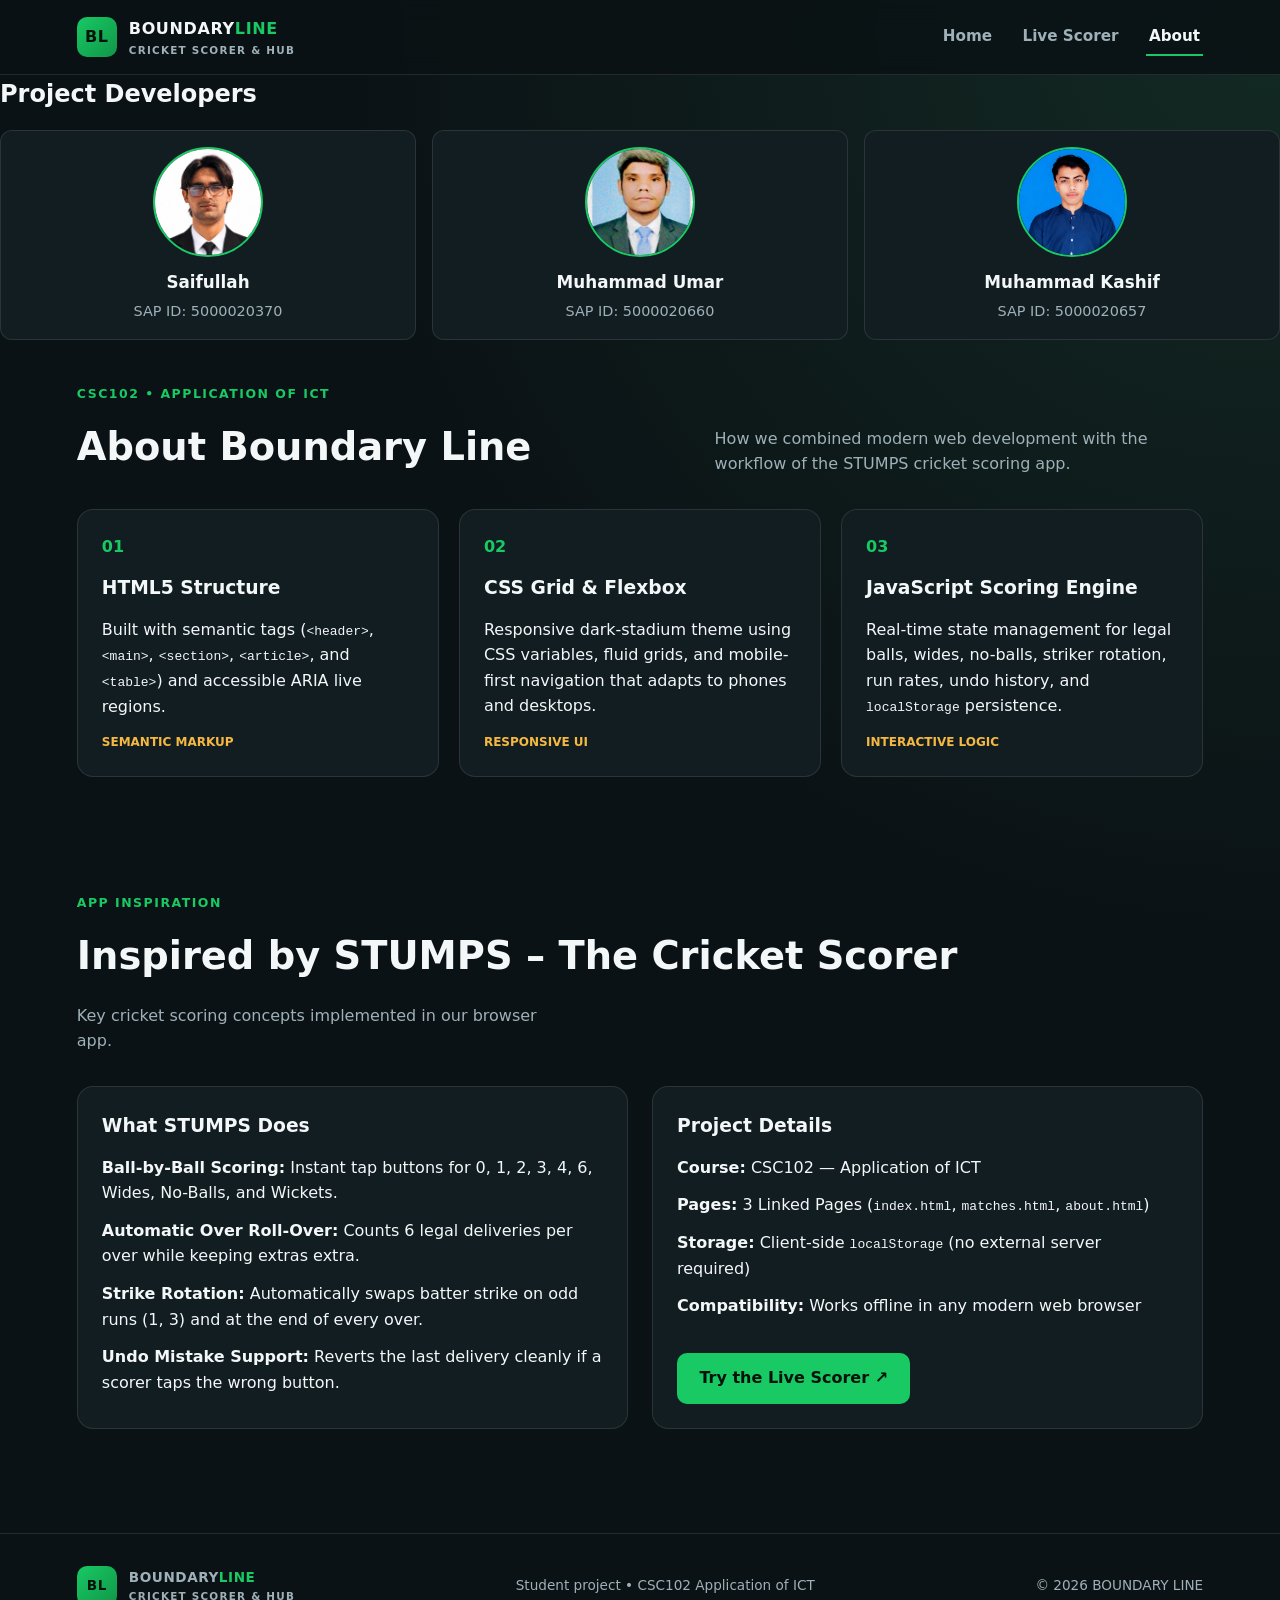
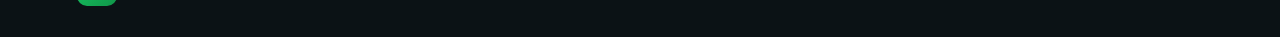
<file: about.html>
<!DOCTYPE html>
<html lang="en">
<head>
  <meta charset="UTF-8">
  <meta name="viewport" content="width=device-width, initial-scale=1.0">
  <meta name="description" content="About Boundary Line — CSC102 student cricket project inspired by STUMPS.">
  <title>About Project | Boundary Line</title>
  <link rel="stylesheet" href="style.css">
  <script src="script.js" defer></script>
</head>
<body>
<header class="topbar">
  <a class="brand" href="index.html">
    <span class="brand-icon">BL</span>
    <span>BOUNDARY<span class="brand-accent">LINE</span><small>CRICKET SCORER & HUB</small></span>
  </a>
  <button class="menu-toggle" id="menuToggle" aria-label="Open navigation" aria-expanded="false">☰</button>
  <nav id="mainNav">
    <a href="index.html">Home</a>
    <a href="matches.html">Live Scorer</a>
    <a class="active" href="about.html">About</a>
  </nav>
</header>

<main>
    <section class="card">
  <h2>Project Developers</h2>
  <div class="developers-grid">
    <div class="dev-card">
      <img src="Saifullah.jpeg" alt="Saifullah" class="dev-photo">
      <h3>Saifullah</h3>
      <p class="dev-sap">SAP ID: 5000020370</p>
    </div>

    <div class="dev-card">
      <img src="Muhammad Umar.jpeg" alt="Muhammad Umar" class="dev-photo">
      <h3>Muhammad Umar</h3>
      <p class="dev-sap">SAP ID: 5000020660</p>
    </div>

    <div class="dev-card">
      <img src="Muhammad Kashif.png" alt="Muhammad Kashif" class="dev-photo">
      <h3>Muhammad Kashif</h3>
      <p class="dev-sap">SAP ID: 5000020657</p>
    </div>
  </div>
</section>
  <section class="section page-top">
    <div class="section-head">
      <div>
        <p class="kicker">CSC102 • APPLICATION OF ICT</p>
        <h1>About Boundary Line</h1>
      </div>
      <p class="section-intro">How we combined modern web development with the workflow of the STUMPS cricket scoring app.</p>
    </div>

    <div class="format-grid">
      <article class="format-card">
        <span class="format-number">01</span>
        <h3>HTML5 Structure</h3>
        <p>Built with semantic tags (<code>&lt;header&gt;</code>, <code>&lt;main&gt;</code>, <code>&lt;section&gt;</code>, <code>&lt;article&gt;</code>, and <code>&lt;table&gt;</code>) and accessible ARIA live regions.</p>
        <span class="format-label">SEMANTIC MARKUP</span>
      </article>
      <article class="format-card">
        <span class="format-number">02</span>
        <h3>CSS Grid & Flexbox</h3>
        <p>Responsive dark-stadium theme using CSS variables, fluid grids, and mobile-first navigation that adapts to phones and desktops.</p>
        <span class="format-label">RESPONSIVE UI</span>
      </article>
      <article class="format-card">
        <span class="format-number">03</span>
        <h3>JavaScript Scoring Engine</h3>
        <p>Real-time state management for legal balls, wides, no-balls, striker rotation, run rates, undo history, and <code>localStorage</code> persistence.</p>
        <span class="format-label">INTERACTIVE LOGIC</span>
      </article>
    </div>
  </section>

  <section class="section">
    <div class="section-head">
      <div>
        <p class="kicker">APP INSPIRATION</p>
        <h2>Inspired by STUMPS – The Cricket Scorer</h2>
      </div>
      <p class="section-intro">Key cricket scoring concepts implemented in our browser app.</p>
    </div>

    <div class="about-split">
      <div class="about-card">
        <h3>What STUMPS Does</h3>
        <ul class="check-list">
          <li><strong>Ball-by-Ball Scoring:</strong> Instant tap buttons for 0, 1, 2, 3, 4, 6, Wides, No-Balls, and Wickets.</li>
          <li><strong>Automatic Over Roll-Over:</strong> Counts 6 legal deliveries per over while keeping extras extra.</li>
          <li><strong>Strike Rotation:</strong> Automatically swaps batter strike on odd runs (1, 3) and at the end of every over.</li>
          <li><strong>Undo Mistake Support:</strong> Reverts the last delivery cleanly if a scorer taps the wrong button.</li>
        </ul>
      </div>

      <div class="about-card">
        <h3>Project Details</h3>
        <ul class="check-list">
          <li><strong>Course:</strong> CSC102 — Application of ICT</li>
          <li><strong>Pages:</strong> 3 Linked Pages (<code>index.html</code>, <code>matches.html</code>, <code>about.html</code>)</li>
          <li><strong>Storage:</strong> Client-side <code>localStorage</code> (no external server required)</li>
          <li><strong>Compatibility:</strong> Works offline in any modern web browser</li>
        </ul>
        <div style="margin-top: 1.25rem;">
          <a class="btn btn-primary" href="matches.html">Try the Live Scorer ↗</a>
        </div>
      </div>
    </div>
  </section>
</main>

<footer>
  <a class="brand footer-brand" href="index.html">
    <span class="brand-icon">BL</span>
    <span>BOUNDARY<span class="brand-accent">LINE</span><small>CRICKET SCORER & HUB</small></span>
  </a>
  <p>Student project • CSC102 Application of ICT</p>
  <span>© 2026 BOUNDARY LINE</span>
</footer>
</body>
</html>
</file>
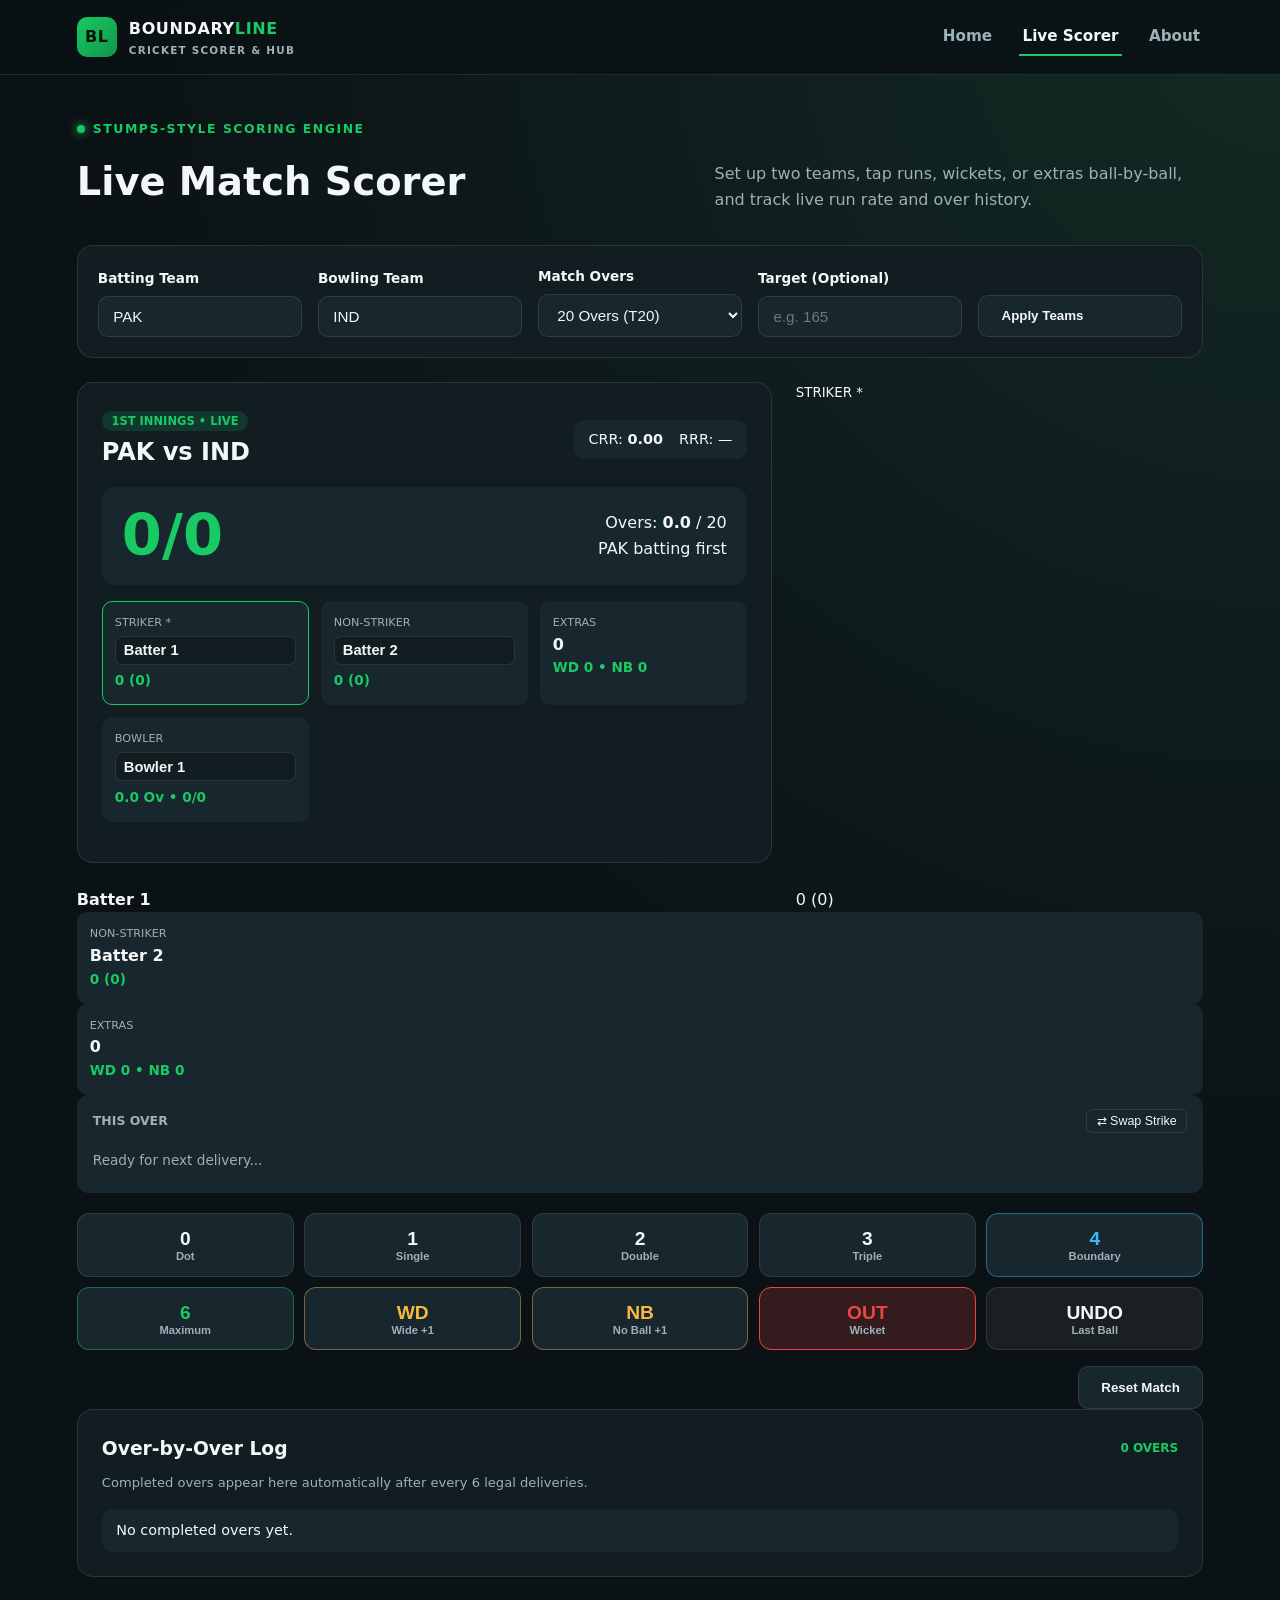
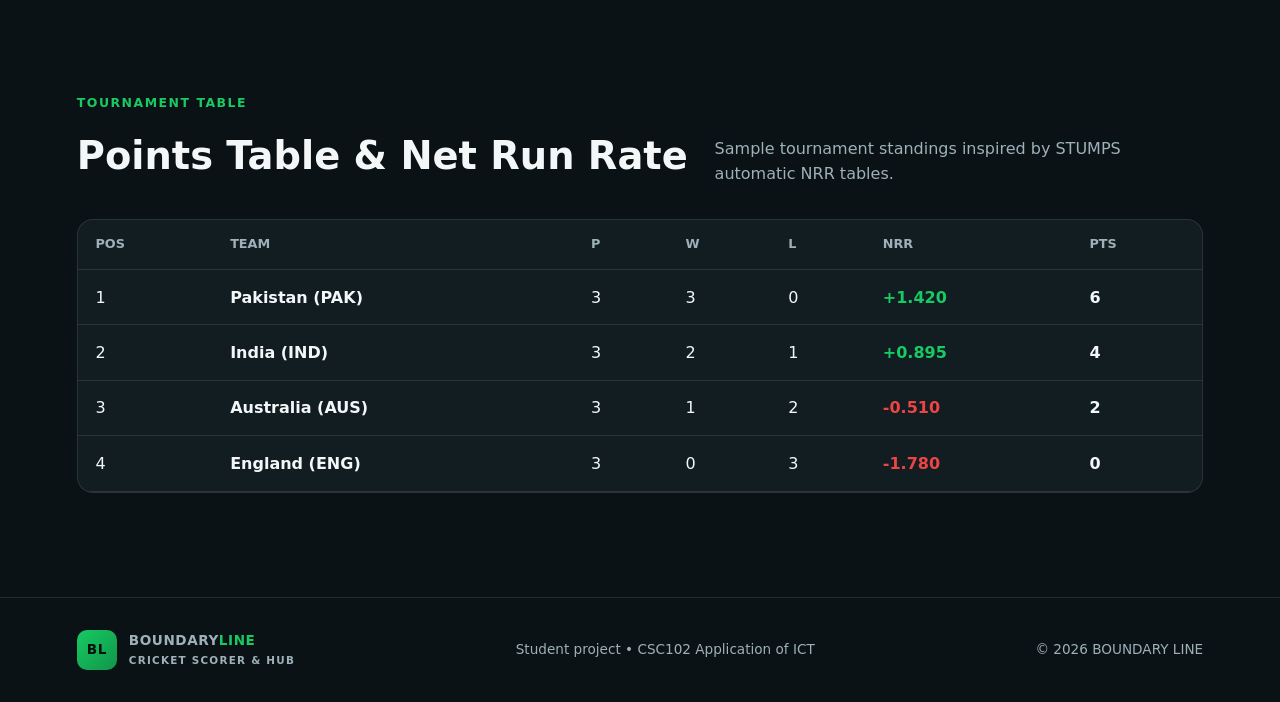
<file: matches.html>
<!DOCTYPE html>
<html lang="en">
<head>
  <meta charset="UTF-8">
  <meta name="viewport" content="width=device-width, initial-scale=1.0">
  <meta name="description" content="Boundary Line Live Scorer — STUMPS-style cricket scorecard simulator.">
  <title>Live Scorer & Matches | Boundary Line</title>
  <link rel="stylesheet" href="style.css">
  <script src="script.js" defer></script>
</head>
<body>
<header class="topbar">
  <a class="brand" href="index.html">
    <span class="brand-icon">BL</span>
    <span>BOUNDARY<span class="brand-accent">LINE</span><small>CRICKET SCORER & HUB</small></span>
  </a>
  <button class="menu-toggle" id="menuToggle" aria-label="Open navigation" aria-expanded="false">☰</button>
  <nav id="mainNav">
    <a href="index.html">Home</a>
    <a class="active" href="matches.html">Live Scorer</a>
    <a href="about.html">About</a>
  </nav>
</header>

<main>
  <section class="section page-top">
    <div class="section-head">
      <div>
        <p class="kicker"><span class="live-dot"></span> STUMPS-STYLE SCORING ENGINE</p>
        <h1>Live Match Scorer</h1>
      </div>
      <p class="section-intro">Set up two teams, tap runs, wickets, or extras ball-by-ball, and track live run rate and over history.</p>
    </div>

    <!-- Match Setup Bar -->
    <div class="setup-bar">
      <div class="setup-group">
        <label for="battingTeamInput">Batting Team</label>
        <input type="text" id="battingTeamInput" value="PAK" maxlength="12">
      </div>
      <div class="setup-group">
        <label for="bowlingTeamInput">Bowling Team</label>
        <input type="text" id="bowlingTeamInput" value="IND" maxlength="12">
      </div>
      <div class="setup-group">
        <label for="oversLimitInput">Match Overs</label>
        <select id="oversLimitInput">
          <option value="5">5 Overs (Tape-Ball)</option>
          <option value="10">10 Overs (T10)</option>
          <option value="20" selected>20 Overs (T20)</option>
          <option value="50">50 Overs (ODI)</option>
        </select>
      </div>
      <div class="setup-group">
        <label for="targetInput">Target (Optional)</label>
        <input type="number" id="targetInput" placeholder="e.g. 165" min="1" max="999">
      </div>
      <button class="btn btn-secondary" id="applySetupBtn" type="button">Apply Teams</button>
    </div>

    <!-- Main STUMPS Scorecard -->
    <div class="scorer-grid">
      <div class="scorecard-main">
        <div class="scorecard-header">
          <div>
            <span class="tag" id="matchStatusTag">1ST INNINGS • LIVE</span>
            <h2 id="matchTitleDisplay">PAK vs IND</h2>
          </div>
          <div class="crr-box">
            <span>CRR: <strong id="crrDisplay">0.00</strong></span>
            <span id="rrrDisplay">RRR: —</span>
          </div>
        </div>

        <div class="big-score-row">
          <div class="big-score">
            <span id="runsDisplay">0</span>/<span id="wicketsDisplay">0</span>
          </div>
          <div class="overs-info">
            <p>Overs: <strong id="oversDisplay">0.0</strong> / <span id="maxOversDisplay">20</span></p>
            <p id="equationDisplay">Innings in progress</p>
          </div>
        </div>

        <!-- Batters & Bowler Strip -->
        <div class="players-strip">
  <div class="player-box active-batter">
    <label for="strikerInput">STRIKER *</label>
    <input type="text" id="strikerInput" class="batter-name-input" value="Batter 1" maxlength="18" aria-label="Striker name">
    <span id="strikerStats">0 (0)</span>
  </div>
  <div class="player-box">
    <label for="nonStrikerInput">NON-STRIKER</label>
    <input type="text" id="nonStrikerInput" class="batter-name-input" value="Batter 2" maxlength="18" aria-label="Non-striker name">
    <span id="nonStrikerStats">0 (0)</span>
  </div>
  <div class="player-box">
    <small>EXTRAS</small>
    <strong id="extrasTotal">0</strong>
    <span id="extrasBreakdown">WD 0 • NB 0</span>
  </div>
  <div class="player-box active-bowler">
    <label for="bowlerInput">BOWLER</label>
    <input type="text" id="bowlerInput" class="batter-name-input" value="Bowler 1" maxlength="18" aria-label="Bowler name">
    <span id="bowlerStats">0.0 Ov • 0/0</span>
  </div>
</div>
</div>
            <small>STRIKER *</small>
            <strong id="strikerName">Batter 1</strong>
            <span id="strikerStats">0 (0)</span>
          </div>
          <div class="player-box">
            <small>NON-STRIKER</small>
            <strong id="nonStrikerName">Batter 2</strong>
            <span id="nonStrikerStats">0 (0)</span>
          </div>
          <div class="player-box">
            <small>EXTRAS</small>
            <strong id="extrasTotal">0</strong>
            <span id="extrasBreakdown">WD 0 • NB 0</span>
          </div>
        </div>

        <!-- Current Over Ball-by-Ball Timeline -->
        <div class="timeline-box">
          <div class="timeline-head">
            <span>THIS OVER</span>
            <button type="button" class="swap-btn" id="swapStrikeBtn">⇄ Swap Strike</button>
          </div>
          <div class="ball-track" id="currentOverTrack">
            <span class="ball-placeholder">Tap a scoring button below to bowl first ball</span>
          </div>
        </div>

        <!-- Keypad Controls -->
        <div class="keypad">
          <button class="key-btn" data-runs="0">0<span>Dot</span></button>
          <button class="key-btn" data-runs="1">1<span>Single</span></button>
          <button class="key-btn" data-runs="2">2<span>Double</span></button>
          <button class="key-btn" data-runs="3">3<span>Triple</span></button>
          <button class="key-btn key-four" data-runs="4">4<span>Boundary</span></button>
          <button class="key-btn key-six" data-runs="6">6<span>Maximum</span></button>
          <button class="key-btn key-extra" data-extra="WD">WD<span>Wide +1</span></button>
          <button class="key-btn key-extra" data-extra="NB">NB<span>No Ball +1</span></button>
          <button class="key-btn key-wicket" id="wicketBtn">OUT<span>Wicket</span></button>
          <button class="key-btn key-undo" id="undoBtn">UNDO<span>Last Ball</span></button>
        </div>

        <div class="scorer-actions">
          <button class="btn btn-secondary" id="resetMatchBtn" type="button">Reset Match</button>
        </div>
      </div>

      <!-- Completed Overs Log -->
      <aside class="overs-log-panel">
        <div class="registration-heading">
          <h3>Over-by-Over Log</h3>
          <span id="completedOversCount">0 OVERS</span>
        </div>
        <p class="registration-intro">Completed overs appear here automatically after every 6 legal deliveries.</p>
        <ul id="overHistoryList" class="over-history-list">
          <li class="empty-registration">No completed overs yet.</li>
        </ul>
      </aside>
    </div>
  </section>

  <!-- Upcoming & Tournament Standings Table -->
  <section class="section">
    <div class="section-head">
      <div>
        <p class="kicker">TOURNAMENT TABLE</p>
        <h2>Points Table & Net Run Rate</h2>
      </div>
      <p class="section-intro">Sample tournament standings inspired by STUMPS automatic NRR tables.</p>
    </div>
    <div class="table-wrap">
      <table class="points-table">
        <thead>
          <tr>
            <th>Pos</th>
            <th>Team</th>
            <th>P</th>
            <th>W</th>
            <th>L</th>
            <th>NRR</th>
            <th>Pts</th>
          </tr>
        </thead>
        <tbody>
          <tr><td>1</td><td><strong>Pakistan (PAK)</strong></td><td>3</td><td>3</td><td>0</td><td class="pos-nrr">+1.420</td><td><strong>6</strong></td></tr>
          <tr><td>2</td><td><strong>India (IND)</strong></td><td>3</td><td>2</td><td>1</td><td class="pos-nrr">+0.895</td><td><strong>4</strong></td></tr>
          <tr><td>3</td><td><strong>Australia (AUS)</strong></td><td>3</td><td>1</td><td>2</td><td class="neg-nrr">-0.510</td><td><strong>2</strong></td></tr>
          <tr><td>4</td><td><strong>England (ENG)</strong></td><td>3</td><td>0</td><td>3</td><td class="neg-nrr">-1.780</td><td><strong>0</strong></td></tr>
        </tbody>
      </table>
    </div>
  </section>
</main>

<footer>
  <a class="brand footer-brand" href="index.html">
    <span class="brand-icon">BL</span>
    <span>BOUNDARY<span class="brand-accent">LINE</span><small>CRICKET SCORER & HUB</small></span>
  </a>
  <p>Student project • CSC102 Application of ICT</p>
  <span>© 2026 BOUNDARY LINE</span>
</footer>
</body>
</html>
</file>
<file: style.css>
:root {
  --bg: #0b1215;
  --surface: #121d22;
  --surface-2: #18262d;
  --border: rgba(255, 255, 255, 0.1);
  --text: #f3f7f8;
  --muted: #9eb0b8;
  --accent: #18c964;
  --accent-dark: #109649;
  --gold: #f5b942;
  --danger: #ef4444;
  --blue: #38bdf8;
  --radius: 16px;
}

* {
  box-sizing: border-box;
  margin: 0;
  padding: 0;
}

body {
  font-family: system-ui, -apple-system, "Segoe UI", Roboto, sans-serif;
  background: radial-gradient(circle at top right, #132a24 0%, var(--bg) 45%);
  color: var(--text);
  line-height: 1.6;
  min-height: 100vh;
}

a {
  color: inherit;
  text-decoration: none;
}

/* Header & Navigation */
.topbar {
  position: sticky;
  top: 0;
  z-index: 50;
  display: flex;
  align-items: center;
  justify-content: space-between;
  padding: 1rem 6%;
  background: rgba(11, 18, 21, 0.9);
  backdrop-filter: blur(10px);
  border-bottom: 1px solid var(--border);
}

.brand {
  display: flex;
  align-items: center;
  gap: 0.75rem;
  font-weight: 800;
  letter-spacing: 0.04em;
}

.brand-icon {
  display: grid;
  place-items: center;
  width: 40px;
  height: 40px;
  border-radius: 10px;
  background: linear-gradient(135deg, var(--accent), var(--accent-dark));
  color: #04130a;
  font-weight: 900;
}

.brand-accent {
  color: var(--accent);
}

.brand small {
  display: block;
  font-size: 0.65rem;
  color: var(--muted);
  letter-spacing: 0.12em;
}

nav {
  display: flex;
  gap: 1.5rem;
}

nav a {
  color: var(--muted);
  font-weight: 600;
  font-size: 0.95rem;
  padding: 0.35rem 0.2rem;
  border-bottom: 2px solid transparent;
  transition: 0.2s;
}

nav a:hover,
nav a.active {
  color: var(--text);
  border-color: var(--accent);
}

.menu-toggle {
  display: none;
  background: var(--surface-2);
  color: var(--text);
  border: 1px solid var(--border);
  border-radius: 8px;
  padding: 0.45rem 0.75rem;
  font-size: 1.2rem;
  cursor: pointer;
}

/* Hero Section */
.hero {
  padding: 4rem 6% 2rem;
  display: grid;
  grid-template-columns: 1.15fr 0.85fr;
  gap: 2.5rem;
  align-items: center;
}

.kicker {
  display: inline-flex;
  align-items: center;
  gap: 0.5rem;
  font-size: 0.78rem;
  font-weight: 700;
  letter-spacing: 0.12em;
  color: var(--accent);
  margin-bottom: 0.75rem;
}

.live-dot {
  width: 8px;
  height: 8px;
  border-radius: 50%;
  background: var(--accent);
  box-shadow: 0 0 10px var(--accent);
}

.hero h1 {
  font-size: clamp(2.3rem, 5vw, 3.8rem);
  line-height: 1.05;
  font-weight: 900;
  margin-bottom: 1rem;
}

.hero h1 em {
  font-style: normal;
  color: var(--accent);
}

.lead {
  color: var(--muted);
  max-width: 54ch;
  margin-bottom: 1.75rem;
}

.hero-buttons {
  display: flex;
  flex-wrap: wrap;
  align-items: center;
  gap: 1.25rem;
}

.btn {
  display: inline-flex;
  align-items: center;
  gap: 0.5rem;
  padding: 0.8rem 1.4rem;
  border-radius: 10px;
  font-weight: 700;
  cursor: pointer;
  border: none;
  transition: 0.2s;
}

.btn-primary {
  background: var(--accent);
  color: #04130a;
}

.btn-primary:hover {
  background: #22e074;
  transform: translateY(-1px);
}

.btn-secondary {
  background: var(--surface-2);
  color: var(--text);
  border: 1px solid var(--border);
}

.btn-secondary:hover {
  border-color: var(--accent);
}

.text-link,
.arrow-link,
.inline-link {
  color: var(--accent);
  font-weight: 600;
}

.hero-bottom {
  grid-column: 1 / -1;
  display: flex;
  justify-content: space-between;
  padding-top: 1.5rem;
  border-top: 1px solid var(--border);
  font-size: 0.75rem;
  color: var(--muted);
  letter-spacing: 0.1em;
}

/* Mini Scoreboard Card on Home */
.mini-scoreboard {
  background: linear-gradient(160deg, var(--surface-2), var(--surface));
  border: 1px solid var(--border);
  border-radius: var(--radius);
  padding: 1.5rem;
  box-shadow: 0 20px 45px rgba(0, 0, 0, 0.45);
}

.sb-top {
  display: flex;
  justify-content: space-between;
  align-items: center;
  font-size: 0.75rem;
  color: var(--muted);
  margin-bottom: 1.25rem;
}

.sb-teams {
  display: flex;
  align-items: center;
  justify-content: space-between;
  text-align: center;
  margin-bottom: 1.25rem;
}

.sb-score span {
  display: block;
  font-size: 2.2rem;
  font-weight: 900;
  color: var(--accent);
}

.sb-score small {
  color: var(--muted);
  font-size: 0.8rem;
}

.sb-balls {
  display: flex;
  justify-content: center;
  gap: 0.5rem;
  padding-top: 1rem;
  border-top: 1px solid var(--border);
}

.ball-pill {
  width: 34px;
  height: 34px;
  border-radius: 50%;
  display: grid;
  place-items: center;
  font-weight: 800;
  font-size: 0.82rem;
  background: var(--surface);
  border: 1px solid var(--border);
}

.ball-pill.four {
  background: rgba(56, 189, 248, 0.2);
  border-color: var(--blue);
  color: var(--blue);
}

.ball-pill.six {
  background: rgba(24, 201, 100, 0.2);
  border-color: var(--accent);
  color: var(--accent);
}

.ball-pill.wicket {
  background: rgba(239, 68, 68, 0.2);
  border-color: var(--danger);
  color: var(--danger);
}

.ball-pill.extra {
  background: rgba(245, 185, 66, 0.2);
  border-color: var(--gold);
  color: var(--gold);
}

/* Sections & Cards */
.section {
  padding: 3.5rem 6%;
}

.page-top {
  padding-top: 2.5rem;
}

.section-head {
  display: flex;
  flex-wrap: wrap;
  justify-content: space-between;
  align-items: flex-end;
  gap: 1rem;
  margin-bottom: 2rem;
}

.section-head h1,
.section-head h2 {
  font-size: clamp(1.75rem, 3vw, 2.4rem);
}

.section-intro {
  color: var(--muted);
  max-width: 48ch;
}

.match-grid,
.format-grid {
  display: grid;
  grid-template-columns: repeat(auto-fit, minmax(260px, 1fr));
  gap: 1.25rem;
}

.match-card,
.format-card,
.about-card {
  background: var(--surface);
  border: 1px solid var(--border);
  border-radius: var(--radius);
  padding: 1.5rem;
  display: flex;
  flex-direction: column;
  gap: 0.85rem;
}

.match-meta {
  display: flex;
  justify-content: space-between;
  font-size: 0.75rem;
  color: var(--muted);
}

.tag {
  background: rgba(24, 201, 100, 0.16);
  color: var(--accent);
  padding: 0.2rem 0.6rem;
  border-radius: 999px;
  font-weight: 700;
  font-size: 0.72rem;
}

.tag-muted {
  background: var(--surface-2);
  color: var(--muted);
}

.versus {
  display: flex;
  align-items: center;
  justify-content: space-around;
  padding: 0.75rem 0;
}

.team {
  text-align: center;
}

.flag {
  width: 42px;
  height: 42px;
  border-radius: 50%;
  display: grid;
  place-items: center;
  font-weight: 900;
  margin: 0 auto 0.35rem;
}

.flag-pak {
  background: #0f5132;
  color: #fff;
}

.flag-ind {
  background: #1d4ed8;
  color: #fff;
}

.match-footer {
  display: flex;
  justify-content: space-between;
  font-size: 0.82rem;
  color: var(--muted);
  padding-top: 0.75rem;
  border-top: 1px solid var(--border);
}

/* Gallery */
.visual-gallery {
  display: grid;
  grid-template-columns: repeat(auto-fit, minmax(280px, 1fr));
  gap: 1.25rem;
}

.visual-card {
  background: var(--surface);
  border: 1px solid var(--border);
  border-radius: var(--radius);
  overflow: hidden;
}

.visual-card img {
  width: 100%;
  height: 220px;
  object-fit: cover;
  display: block;
}

.visual-card figcaption {
  padding: 1rem 1.25rem;
  display: flex;
  flex-direction: column;
}

.visual-card figcaption span,
.image-note {
  color: var(--muted);
  font-size: 0.85rem;
  margin-top: 0.5rem;
}

/* Fan Registration Form */
.fan-layout {
  display: grid;
  grid-template-columns: 1fr 1fr;
  gap: 1.5rem;
}

.fan-form,
.registration-panel,
.overs-log-panel {
  background: var(--surface);
  border: 1px solid var(--border);
  border-radius: var(--radius);
  padding: 1.5rem;
}

.form-field {
  margin-bottom: 1rem;
}

.form-field label,
.setup-group label {
  display: block;
  font-size: 0.85rem;
  font-weight: 600;
  margin-bottom: 0.4rem;
}

input,
select {
  width: 100%;
  padding: 0.7rem 0.9rem;
  border-radius: 10px;
  border: 1px solid var(--border);
  background: var(--surface-2);
  color: var(--text);
  font-size: 0.95rem;
}

input:focus,
select:focus {
  outline: 2px solid var(--accent);
  border-color: transparent;
}

.form-message {
  margin-top: 0.75rem;
  font-size: 0.9rem;
  font-weight: 600;
}

.privacy-note,
.registration-intro {
  font-size: 0.82rem;
  color: var(--muted);
  margin-top: 0.5rem;
}

.registration-heading {
  display: flex;
  justify-content: space-between;
  align-items: center;
}

.registration-heading span {
  font-size: 0.75rem;
  color: var(--accent);
  font-weight: 700;
}

.registration-list,
.over-history-list {
  list-style: none;
  margin-top: 1rem;
  display: flex;
  flex-direction: column;
  gap: 0.6rem;
}

.registration-list li,
.over-history-list li {
  background: var(--surface-2);
  padding: 0.65rem 0.9rem;
  border-radius: 10px;
  font-size: 0.9rem;
  display: flex;
  justify-content: space-between;
  align-items: center;
}

/* STUMPS Live Scorer Page */
.setup-bar {
  display: grid;
  grid-template-columns: repeat(auto-fit, minmax(150px, 1fr));
  gap: 1rem;
  align-items: end;
  background: var(--surface);
  border: 1px solid var(--border);
  border-radius: var(--radius);
  padding: 1.25rem;
  margin-bottom: 1.5rem;
}

.scorer-grid {
  display: grid;
  grid-template-columns: 1.45fr 0.85fr;
  gap: 1.5rem;
  align-items: start;
}

.scorecard-main {
  background: var(--surface);
  border: 1px solid var(--border);
  border-radius: var(--radius);
  padding: 1.5rem;
}

.scorecard-header {
  display: flex;
  justify-content: space-between;
  align-items: center;
  gap: 1rem;
  margin-bottom: 1rem;
}

.crr-box {
  display: flex;
  gap: 1rem;
  background: var(--surface-2);
  padding: 0.5rem 0.9rem;
  border-radius: 10px;
  font-size: 0.9rem;
}

.big-score-row {
  display: flex;
  flex-wrap: wrap;
  justify-content: space-between;
  align-items: center;
  background: var(--surface-2);
  padding: 1.25rem;
  border-radius: 14px;
  margin-bottom: 1rem;
}

.big-score {
  font-size: clamp(2.5rem, 5vw, 3.6rem);
  font-weight: 900;
  color: var(--accent);
  line-height: 1;
}

.overs-info {
  text-align: right;
}

.players-strip {
  display: grid;
  grid-template-columns: repeat(3, 1fr);
  gap: 0.75rem;
  margin-bottom: 1rem;
}

.player-box {
  background: var(--surface-2);
  padding: 0.75rem;
  border-radius: 10px;
  border: 1px solid transparent;
}

.player-box.active-batter {
  border-color: var(--accent);
}

.player-box small {
  display: block;
  font-size: 0.7rem;
  color: var(--muted);
}

.player-box span {
  display: block;
  font-size: 0.85rem;
  color: var(--accent);
  font-weight: 700;
}

.timeline-box {
  background: var(--surface-2);
  padding: 0.9rem 1rem;
  border-radius: 12px;
  margin-bottom: 1.25rem;
}

.timeline-head {
  display: flex;
  justify-content: space-between;
  align-items: center;
  font-size: 0.78rem;
  font-weight: 700;
  color: var(--muted);
  margin-bottom: 0.65rem;
}

.swap-btn {
  background: transparent;
  border: 1px solid var(--border);
  color: var(--text);
  border-radius: 6px;
  padding: 0.2rem 0.6rem;
  cursor: pointer;
  font-size: 0.78rem;
}

.ball-track {
  display: flex;
  flex-wrap: wrap;
  gap: 0.5rem;
  min-height: 36px;
  align-items: center;
}

.ball-placeholder {
  color: var(--muted);
  font-size: 0.85rem;
}

.keypad {
  display: grid;
  grid-template-columns: repeat(5, 1fr);
  gap: 0.65rem;
}

.key-btn {
  background: var(--surface-2);
  color: var(--text);
  border: 1px solid var(--border);
  border-radius: 12px;
  padding: 0.85rem 0.4rem;
  font-size: 1.2rem;
  font-weight: 900;
  cursor: pointer;
  transition: 0.15s;
}

.key-btn span {
  display: block;
  font-size: 0.7rem;
  font-weight: 600;
  color: var(--muted);
}

.key-btn:hover {
  transform: translateY(-2px);
  border-color: var(--accent);
}

.key-four {
  border-color: rgba(56, 189, 248, 0.45);
  color: var(--blue);
}

.key-six {
  border-color: rgba(24, 201, 100, 0.45);
  color: var(--accent);
}

.key-extra {
  border-color: rgba(245, 185, 66, 0.45);
  color: var(--gold);
}

.key-wicket {
  background: rgba(239, 68, 68, 0.18);
  border-color: var(--danger);
  color: var(--danger);
}

.key-undo {
  background: rgba(255, 255, 255, 0.06);
}

.scorer-actions {
  margin-top: 1rem;
  display: flex;
  justify-content: flex-end;
}

/* Points Table */
.table-wrap {
  overflow-x: auto;
  background: var(--surface);
  border: 1px solid var(--border);
  border-radius: var(--radius);
}

.points-table {
  width: 100%;
  border-collapse: collapse;
  text-align: left;
}

.points-table th,
.points-table td {
  padding: 0.9rem 1.1rem;
  border-bottom: 1px solid var(--border);
}

.points-table th {
  font-size: 0.8rem;
  color: var(--muted);
  text-transform: uppercase;
}

.pos-nrr {
  color: var(--accent);
  font-weight: 700;
}

.neg-nrr {
  color: var(--danger);
  font-weight: 700;
}

/* Stats Band & About Split */
.stats-band {
  margin: 1rem 6%;
  padding: 1.75rem;
  background: var(--surface);
  border: 1px solid var(--border);
  border-radius: var(--radius);
  display: grid;
  grid-template-columns: repeat(auto-fit, minmax(150px, 1fr));
  gap: 1rem;
  align-items: center;
}

.stats-band strong {
  display: block;
  font-size: 2rem;
  color: var(--accent);
}

.stats-band span,
.stats-note {
  font-size: 0.8rem;
  color: var(--muted);
}

.about-split {
  display: grid;
  grid-template-columns: 1fr 1fr;
  gap: 1.5rem;
}

.check-list {
  list-style: none;
  display: flex;
  flex-direction: column;
  gap: 0.75rem;
}

.format-number {
  font-weight: 900;
  color: var(--accent);
}

.format-label {
  font-size: 0.75rem;
  font-weight: 700;
  color: var(--gold);
}

/* Footer */
footer {
  margin-top: 3rem;
  padding: 2rem 6%;
  border-top: 1px solid var(--border);
  display: flex;
  flex-wrap: wrap;
  justify-content: space-between;
  align-items: center;
  gap: 1rem;
  color: var(--muted);
  font-size: 0.85rem;
}

.developers-grid {
  display: grid;
  grid-template-columns: repeat(3, 1fr);
  gap: 1rem;
  margin-top: 1rem;
}

.dev-card {
  background: var(--surface);
  border: 1px solid var(--border);
  border-radius: 12px;
  padding: 1rem;
  text-align: center;
}

.dev-photo {
  width: 110px;
  height: 110px;
  object-fit: cover;
  border-radius: 50%;
  margin: 0 auto 0.75rem;
  display: block;
  border: 2px solid var(--accent);
}

.dev-card h3 {
  margin: 0 0 0.25rem;
  font-size: 1.05rem;
}

.dev-sap {
  margin: 0;
  color: var(--muted);
  font-size: 0.9rem;
}

@media (max-width: 768px) {
  .developers-grid {
    grid-template-columns: 1fr;
  }
}

/* Responsive Breakpoints */
@media (max-width: 860px) {
  .hero,
  .fan-layout,
  .scorer-grid,
  .about-split {
    grid-template-columns: 1fr;
  }

  .menu-toggle {
    display: block;
  }

  nav {
    display: none;
    position: absolute;
    top: 100%;
    left: 0;
    right: 0;
    background: var(--surface);
    flex-direction: column;
    padding: 1rem 6%;
    border-bottom: 1px solid var(--border);
  }

  nav.open {
    display: flex;
  }

  .keypad {
    grid-template-columns: repeat(3, 1fr);
  }
  .players-strip {
    grid-template-columns: 1fr 1fr;
  }
}

.player-box label {
  display: block;
  font-size: 0.7rem;
  color: var(--muted);
  margin-bottom: 0.25rem;
}

.batter-name-input {
  width: 100%;
  padding: 0.35rem 0.5rem;
  margin-bottom: 0.35rem;
  border-radius: 7px;
  border: 1px solid var(--border);
  background: var(--surface);
  color: var(--text);
  font-size: 0.92rem;
  font-weight: 700;
}

.batter-name-input:focus {
  outline: 2px solid var(--accent);
  border-color: transparent;
}
</file>
